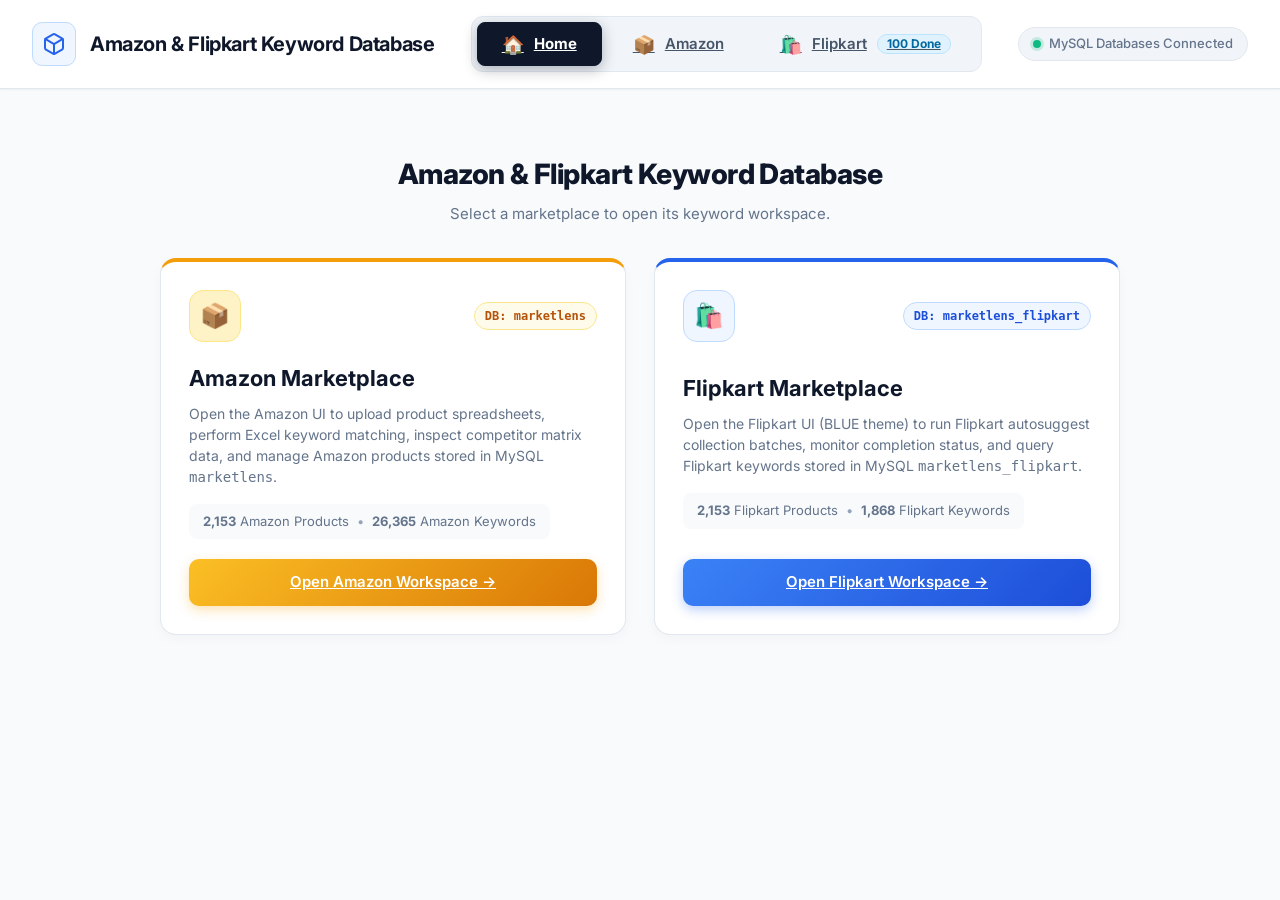
<file: ui/index.html>
<!DOCTYPE html>
<html lang="en">
<head>
    <meta charset="UTF-8">
    <meta name="viewport" content="width=device-width, initial-scale=1.0">
    <title>Amazon &amp; Flipkart Keyword Database</title>

    <!-- Google Fonts: Inter -->
    <link rel="preconnect" href="https://fonts.googleapis.com">
    <link rel="preconnect" href="https://fonts.gstatic.com" crossorigin>
    <link href="https://fonts.googleapis.com/css2?family=Inter:wght@400;500;600;700;800&display=swap" rel="stylesheet">

    <!-- UI Custom Stylesheet -->
    <link rel="stylesheet" href="style.css">
</head>
<body class="theme-home">

    <!-- Header / Navbar -->
    <header class="app-header">
        <div class="header-container">
            <div class="brand-group">
                <div class="brand-logo">
                    <svg width="24" height="24" viewBox="0 0 24 24" fill="none" stroke="currentColor" stroke-width="2" stroke-linecap="round" stroke-linejoin="round">
                        <path d="M21 16V8a2 2 0 0 0-1-1.73l-7-4a2 2 0 0 0-2 0l-7 4A2 2 0 0 0 3 8v8a2 2 0 0 0 1 1.73l7 4a2 2 0 0 0 2 0l7-4A2 2 0 0 0 21 16z"></path>
                        <polyline points="3.27 6.96 12 12.01 20.73 6.96"></polyline>
                        <line x1="12" y1="22.08" x2="12" y2="12"></line>
                    </svg>
                </div>
                <div class="brand-text">
                    <h1 class="app-title">Amazon &amp; Flipkart Keyword Database</h1>
                </div>
            </div>

            <!-- Marketplace Navigation Switcher -->
            <div class="marketplace-nav">
                <a href="index.html" class="mkt-nav-btn active" id="btnNavHome" title="Home Page Marketplace Selection">
                    <span class="mkt-icon">🏠</span> Home
                </a>
                <a href="amazon.html" class="mkt-nav-btn" id="btnNavAmazon" title="Amazon Workspace">
                    <span class="mkt-icon">📦</span> Amazon
                </a>
                <a href="flipkart.html" class="mkt-nav-btn" id="btnNavFlipkart" title="Flipkart Workspace">
                    <span class="mkt-icon">🛍️</span> Flipkart
                    <span class="badge badge-success mkt-count-badge" id="fkHeaderCountBadge">100 Done</span>
                </a>
            </div>

            <div class="header-actions">
                <div class="system-status">
                    <span class="status-indicator"></span>
                    <span class="status-text">MySQL Databases Connected</span>
                </div>
            </div>
        </div>
    </header>

    <!-- Main Container -->
    <main class="main-container">

        <!-- FIRST PAGE MARKETPLACE SELECTION -->
        <div class="landing-hero-container">
            <div class="landing-header">
                <h2 class="landing-title">Amazon &amp; Flipkart Keyword Database</h2>
                <p class="landing-subtitle">Select a marketplace to open its keyword workspace.</p>
            </div>

            <div class="marketplace-cards-grid">
                <!-- AMAZON CARD -->
                <div class="mkt-card mkt-card-amazon" onclick="window.location.href='amazon.html'">
                    <div class="mkt-card-header">
                        <div class="mkt-card-icon-box icon-amazon">📦</div>
                        <span class="mkt-db-tag db-tag-amazon">DB: marketlens</span>
                    </div>
                    <div class="mkt-card-body">
                        <h3 class="mkt-card-title">Amazon Marketplace</h3>
                        <p class="mkt-card-desc">Open the Amazon UI to upload product spreadsheets, perform Excel keyword matching, inspect competitor matrix data, and manage Amazon products stored in MySQL <code>marketlens</code>.</p>
                        <div class="mkt-card-stats">
                            <span class="mkt-stat-item"><strong>2,153</strong> Amazon Products</span>
                            <span class="mkt-stat-divider">•</span>
                            <span class="mkt-stat-item"><strong>26,365</strong> Amazon Keywords</span>
                        </div>
                    </div>
                    <div class="mkt-card-footer">
                        <a href="amazon.html" class="btn-mkt-action btn-mkt-amazon" onclick="event.stopPropagation();">
                            Open Amazon Workspace &rarr;
                        </a>
                    </div>
                </div>

                <!-- FLIPKART CARD -->
                <div class="mkt-card mkt-card-flipkart" onclick="window.location.href='flipkart.html'">
                    <div class="mkt-card-header">
                        <div class="mkt-card-icon-box icon-flipkart">🛍️</div>
                        <span class="mkt-db-tag db-tag-flipkart">DB: marketlens_flipkart</span>
                    </div>
                    <div class="mkt-card-body">
                        <h3 class="mkt-card-title">Flipkart Marketplace</h3>
                        <p class="mkt-card-desc">Open the Flipkart UI (BLUE theme) to run Flipkart autosuggest collection batches, monitor completion status, and query Flipkart keywords stored in MySQL <code>marketlens_flipkart</code>.</p>
                        <div class="mkt-card-stats">
                            <span class="mkt-stat-item"><strong id="landingFkProdCount">2,153</strong> Flipkart Products</span>
                            <span class="mkt-stat-divider">•</span>
                            <span class="mkt-stat-item"><strong id="landingFkKwCount">1,868</strong> Flipkart Keywords</span>
                        </div>
                    </div>
                    <div class="mkt-card-footer">
                        <a href="flipkart.html" class="btn-mkt-action btn-mkt-flipkart" onclick="event.stopPropagation();">
                            Open Flipkart Workspace &rarr;
                        </a>
                    </div>
                </div>
            </div>
        </div>
    </main>

    <script>
        // Support hash router navigation if user enters /#/amazon or /#/flipkart
        if (window.location.hash === '#/amazon') {
            window.location.href = 'amazon.html';
        } else if (window.location.hash === '#/flipkart') {
            window.location.href = 'flipkart.html';
        }

        // Fetch live stats for Flipkart header badge and card stats
        fetch('http://localhost:8001/api/flipkart/summary')
            .then(res => res.json())
            .then(data => {
                if (data) {
                    if (data.completed_products !== undefined) {
                        const badge = document.getElementById('fkHeaderCountBadge');
                        if (badge) badge.innerText = `${data.completed_products.toLocaleString()} Done`;
                    }
                    if (data.total_products !== undefined) {
                        const pCount = document.getElementById('landingFkProdCount');
                        if (pCount) pCount.innerText = data.total_products.toLocaleString();
                    }
                    if (data.total_keywords !== undefined) {
                        const kCount = document.getElementById('landingFkKwCount');
                        if (kCount) kCount.innerText = data.total_keywords.toLocaleString();
                    }
                }
            })
            .catch(err => console.log('Home page summary load:', err));
    </script>
</body>
</html>
</file>
<file: ui/style.css>
/* ==========================================================================
   Keyword Database UI Stylesheet
   Theme: Modern Clean Admin Dashboard (Blue Accent, Slate Neutral Palette)
   ========================================================================== */

:root {
    /* Color Palette */
    --primary: #2563eb;
    --primary-hover: #1d4ed8;
    --primary-light: #eff6ff;
    --primary-border: #bfdbfe;

    --bg-app: #f8fafc;
    --bg-card: #ffffff;
    --bg-secondary: #f1f5f9;

    --text-main: #0f172a;
    --text-muted: #64748b;
    --text-subtle: #94a3b8;

    --border-color: #e2e8f0;
    --border-focus: #93c5fd;

    /* Status Badges */
    --status-completed-bg: #ecfdf5;
    --status-completed-text: #047857;
    --status-completed-border: #a7f3d0;

    --status-processing-bg: #eff6ff;
    --status-processing-text: #1d4ed8;
    --status-processing-border: #bfdbfe;

    --status-pending-bg: #fffbeb;
    --status-pending-text: #b45309;
    --status-pending-border: #fde68a;

    --status-failed-bg: #fef2f2;
    --status-failed-text: #b91c1c;
    --status-failed-border: #fecaca;

    /* Shadows & Transitions */
    --shadow-sm: 0 1px 2px 0 rgba(0, 0, 0, 0.05);
    --shadow-md: 0 4px 6px -1px rgba(0, 0, 0, 0.06), 0 2px 4px -1px rgba(0, 0, 0, 0.04);
    --shadow-lg: 0 10px 15px -3px rgba(0, 0, 0, 0.08), 0 4px 6px -2px rgba(0, 0, 0, 0.04);

    --radius-sm: 6px;
    --radius-md: 10px;
    --radius-lg: 14px;

    --font-sans: 'Inter', -apple-system, BlinkMacSystemFont, "Segoe UI", Roboto, sans-serif;
}

/* Reset & Box Sizing */
* {
    box-sizing: border-box;
    margin: 0;
    padding: 0;
}

body {
    font-family: var(--font-sans);
    background-color: var(--bg-app);
    color: var(--text-main);
    line-height: 1.5;
    -webkit-font-smoothing: antialiased;
    padding-bottom: 60px;
}

/* Header & Navbar */
.app-header {
    background-color: var(--bg-card);
    border-bottom: 1px solid var(--border-color);
    padding: 16px 32px;
    position: sticky;
    top: 0;
    z-index: 100;
    box-shadow: var(--shadow-sm);
}

.header-container {
    max-width: 1320px;
    margin: 0 auto;
    display: flex;
    justify-content: space-between;
    align-items: center;
}

.brand-group {
    display: flex;
    align-items: center;
    gap: 14px;
}

.brand-logo {
    width: 44px;
    height: 44px;
    background-color: var(--primary-light);
    color: var(--primary);
    border-radius: var(--radius-md);
    display: flex;
    align-items: center;
    justify-content: center;
    border: 1px solid var(--primary-border);
}

.app-title {
    font-size: 20px;
    font-weight: 700;
    color: var(--text-main);
    letter-spacing: -0.02em;
}

.app-subtitle {
    font-size: 13px;
    color: var(--text-muted);
    font-weight: 400;
}

.system-status {
    display: flex;
    align-items: center;
    gap: 8px;
    background-color: var(--bg-secondary);
    padding: 6px 14px;
    border-radius: 9999px;
    border: 1px solid var(--border-color);
    font-size: 13px;
    color: var(--text-muted);
    font-weight: 500;
}

.status-indicator {
    width: 8px;
    height: 8px;
    background-color: #10b981;
    border-radius: 50%;
    box-shadow: 0 0 0 3px rgba(16, 185, 129, 0.2);
}

/* Main Container */
.main-container {
    max-width: 1320px;
    margin: 32px auto 0;
    padding: 0 24px;
    display: flex;
    flex-direction: column;
    gap: 24px;
}

/* Card General Style */
.card {
    background-color: var(--bg-card);
    border: 1px solid var(--border-color);
    border-radius: var(--radius-lg);
    box-shadow: var(--shadow-sm);
    padding: 24px;
}

.card-header {
    display: flex;
    justify-content: space-between;
    align-items: flex-start;
    margin-bottom: 20px;
}

.card-title {
    font-size: 17px;
    font-weight: 600;
    color: var(--text-main);
    letter-spacing: -0.01em;
}

.card-description {
    font-size: 13px;
    color: var(--text-muted);
    margin-top: 2px;
}

/* Excel Upload Section */
.upload-card {
    border: 1px solid var(--border-color);
}

.upload-dropzone {
    border: 2px dashed var(--border-color);
    border-radius: var(--radius-md);
    background-color: var(--bg-app);
    padding: 36px 24px;
    text-align: center;
    cursor: pointer;
    transition: all 0.2s ease;
}

.upload-dropzone:hover, .upload-dropzone.dragover {
    border-color: var(--primary);
    background-color: var(--primary-light);
}

.upload-icon-wrapper {
    width: 56px;
    height: 56px;
    background-color: var(--bg-card);
    color: var(--primary);
    border-radius: 50%;
    display: flex;
    align-items: center;
    justify-content: center;
    margin: 0 auto 12px;
    border: 1px solid var(--border-color);
    box-shadow: var(--shadow-sm);
}

.upload-primary-text {
    font-size: 15px;
    font-weight: 500;
    color: var(--text-main);
}

.upload-browse-btn {
    color: var(--primary);
    font-weight: 600;
    text-decoration: underline;
    cursor: pointer;
}

.upload-secondary-text {
    font-size: 13px;
    color: var(--text-muted);
    margin-top: 4px;
}

/* File Details & Validation Alert */
.file-details-panel {
    margin-top: 16px;
    background-color: var(--bg-secondary);
    border-radius: var(--radius-md);
    padding: 14px 18px;
    border: 1px solid var(--border-color);
}

.file-info-bar {
    display: flex;
    justify-content: space-between;
    align-items: center;
}

.file-meta {
    display: flex;
    align-items: center;
    gap: 10px;
    color: var(--text-main);
}

.file-name {
    font-size: 14px;
    font-weight: 600;
}

.file-size-badge {
    font-size: 12px;
    color: var(--text-muted);
    background: var(--bg-card);
    padding: 2px 8px;
    border-radius: 4px;
    border: 1px solid var(--border-color);
}

.product-count-badge {
    font-size: 13px;
    font-weight: 600;
    color: var(--primary);
    background: var(--primary-light);
    padding: 4px 12px;
    border-radius: 9999px;
    border: 1px solid var(--primary-border);
}

.validation-alert {
    margin-top: 12px;
    padding: 10px 14px;
    border-radius: var(--radius-sm);
    display: flex;
    align-items: center;
    gap: 10px;
    font-size: 13px;
    font-weight: 500;
}

.validation-alert.alert-error {
    background-color: var(--status-failed-bg);
    color: var(--status-failed-text);
    border: 1px solid var(--status-failed-border);
}

.validation-alert.alert-success {
    background-color: var(--status-completed-bg);
    color: var(--status-completed-text);
    border: 1px solid var(--status-completed-border);
}

.upload-actions {
    display: flex;
    justify-content: flex-end;
    gap: 12px;
    margin-top: 20px;
}

/* Buttons */
.btn {
    display: inline-flex;
    align-items: center;
    justify-content: center;
    gap: 8px;
    padding: 9px 18px;
    font-size: 14px;
    font-weight: 500;
    border-radius: var(--radius-md);
    border: 1px solid transparent;
    cursor: pointer;
    transition: all 0.15s ease;
    user-select: none;
}

.btn-primary {
    background-color: var(--primary);
    color: #ffffff;
}

.btn-primary:hover:not(:disabled) {
    background-color: var(--primary-hover);
    box-shadow: 0 2px 4px rgba(37, 99, 235, 0.25);
}

.btn-secondary {
    background-color: var(--bg-card);
    border-color: var(--border-color);
    color: var(--text-main);
}

.btn-secondary:hover:not(:disabled) {
    background-color: var(--bg-secondary);
}

.btn-outline {
    background-color: transparent;
    border-color: var(--primary-border);
    color: var(--primary);
}

.btn-outline:hover:not(:disabled) {
    background-color: var(--primary-light);
}

.btn-ghost {
    background-color: transparent;
    color: var(--text-muted);
}

.btn-ghost:hover {
    background-color: var(--bg-secondary);
    color: var(--text-main);
}

.btn-sm {
    padding: 5px 10px;
    font-size: 12px;
}

.btn:disabled {
    opacity: 0.55;
    cursor: not-allowed;
}

/* Dashboard Summary Cards Grid */
.summary-cards-grid {
    display: grid;
    grid-template-columns: repeat(4, 1fr);
    gap: 20px;
}

.summary-card {
    padding: 20px;
    display: flex;
    flex-direction: column;
    justify-content: space-between;
}

.summary-card-body {
    display: flex;
    align-items: center;
    gap: 16px;
}

.summary-icon {
    width: 48px;
    height: 48px;
    border-radius: var(--radius-md);
    display: flex;
    align-items: center;
    justify-content: center;
}

.icon-total { background: #f1f5f9; color: #475569; }
.icon-completed { background: #ecfdf5; color: #059669; }
.icon-keywords { background: #eff6ff; color: #2563eb; }
.icon-pending { background: #fffbeb; color: #d97706; }

.summary-label {
    font-size: 13px;
    font-weight: 500;
    color: var(--text-muted);
}

.summary-value {
    font-size: 26px;
    font-weight: 700;
    color: var(--text-main);
    line-height: 1.1;
    margin-top: 2px;
}

.summary-card-footer {
    margin-top: 14px;
    padding-top: 12px;
    border-top: 1px solid var(--border-color);
}

.summary-subtext {
    font-size: 12px;
    color: var(--text-muted);
}

/* Progress Section */
.progress-card {
    padding: 20px 24px;
}

.progress-header {
    display: flex;
    justify-content: space-between;
    align-items: center;
    margin-bottom: 12px;
}

.progress-title {
    font-size: 16px;
    font-weight: 600;

}

.progress-subtitle {
    font-size: 13px;
    color: var(--text-muted);
}

.progress-meta {
    display: flex;
    align-items: center;
    gap: 12px;
}

.progress-percentage-label {
    font-size: 18px;
    font-weight: 700;
    color: var(--primary);
}

.progress-bar-track {
    width: 100%;
    height: 10px;
    background-color: var(--bg-secondary);
    border-radius: 9999px;
    overflow: hidden;
    border: 1px solid var(--border-color);
}

.progress-bar-fill {
    height: 100%;
    background-color: var(--primary);
    border-radius: 9999px;
    transition: width 0.3s ease;
}

/* Table Card & Toolbar */
.toolbar-header {
    display: flex;
    justify-content: space-between;
    align-items: center;
    margin-bottom: 20px;
    flex-wrap: wrap;
    gap: 16px;
}

.search-filter-group {
    display: flex;
    align-items: center;
    gap: 12px;
    flex-wrap: wrap;
    flex: 1;
}

.search-input-wrapper {
    position: relative;
    min-width: 260px;
    flex: 1;
}

.search-icon {
    position: absolute;
    left: 12px;
    top: 50%;
    transform: translateY(-50%);
    color: var(--text-subtle);
}

.search-input {
    width: 100%;
    padding: 9px 14px 9px 38px;
    font-size: 14px;
    font-family: inherit;
    border: 1px solid var(--border-color);
    border-radius: var(--radius-md);
    background-color: var(--bg-card);
    color: var(--text-main);
    outline: none;
    transition: border-color 0.15s ease;
}

.search-input:focus {
    border-color: var(--primary);
    box-shadow: 0 0 0 3px rgba(37, 99, 235, 0.12);
}

.select-control {
    padding: 9px 32px 9px 12px;
    font-size: 13px;
    font-family: inherit;
    border: 1px solid var(--border-color);
    border-radius: var(--radius-md);
    background-color: var(--bg-card);
    color: var(--text-main);
    outline: none;
    cursor: pointer;
    appearance: none;
    background-image: url("data:image/svg+xml,%3Csvg xmlns='http://www.w3.org/2000/svg' width='16' height='16' viewBox='0 0 24 24' fill='none' stroke='%64748b' stroke-width='2'%3E%3Cpolyline points='6 9 12 15 18 9'%3E%3C/polyline%3E%3C/svg%3E");
    background-repeat: no-repeat;
    background-position: right 10px center;
}

.select-control:focus {
    border-color: var(--primary);
}

.table-export-actions {
    display: flex;
    gap: 10px;
}

/* Data Table */
.table-container {
    overflow-x: auto;
    border: 1px solid var(--border-color);
    border-radius: var(--radius-md);
}

.data-table {
    width: 100%;
    border-collapse: collapse;
    font-size: 13px;
    text-align: left;
}

.data-table th {
    background-color: var(--bg-secondary);
    color: var(--text-muted);
    font-weight: 600;
    padding: 12px 16px;
    border-bottom: 1px solid var(--border-color);
    white-space: nowrap;
}

.data-table td {
    padding: 12px 16px;
    border-bottom: 1px solid var(--border-color);
    color: var(--text-main);
    vertical-align: middle;
}

.data-table tbody tr:last-child td {
    border-bottom: none;
}

.data-table tbody tr:hover {
    background-color: #f8fafc;
}

.asin-code {
    font-family: monospace;
    font-weight: 600;
    color: var(--primary);
    background-color: var(--primary-light);
    padding: 2px 6px;
    border-radius: 4px;
    font-size: 12px;
}

.product-title-cell {
    font-weight: 500;
    max-width: 380px;
    white-space: nowrap;
    overflow: hidden;
    text-overflow: ellipsis;
}

.kw-count-pill {
    display: inline-block;
    padding: 3px 10px;
    border-radius: 9999px;
    background: var(--bg-secondary);
    font-weight: 600;
    color: var(--text-main);
}

/* Status Badges */
.badge {
    display: inline-flex;
    align-items: center;
    gap: 6px;
    padding: 4px 10px;
    border-radius: 9999px;
    font-size: 12px;
    font-weight: 600;
    line-height: 1;
}

.badge-completed {
    background-color: var(--status-completed-bg);
    color: var(--status-completed-text);
    border: 1px solid var(--status-completed-border);
}

.badge-processing {
    background-color: var(--status-processing-bg);
    color: var(--status-processing-text);
    border: 1px solid var(--status-processing-border);
}

.badge-pending {
    background-color: var(--status-pending-bg);
    color: var(--status-pending-text);
    border: 1px solid var(--status-pending-border);
}

.badge-failed {
    background-color: var(--status-failed-bg);
    color: var(--status-failed-text);
    border: 1px solid var(--status-failed-border);
}

.badge-info {
    background-color: var(--primary-light);
    color: var(--primary);
    border: 1px solid var(--primary-border);
}

.badge-success {
    background-color: var(--status-completed-bg);
    color: var(--status-completed-text);
    border: 1px solid var(--status-completed-border);
}

/* Table Footer / Pagination */
.table-footer {
    display: flex;
    justify-content: space-between;
    align-items: center;
    margin-top: 16px;
    font-size: 13px;
    color: var(--text-muted);
}

.pagination-controls {
    display: flex;
    align-items: center;
    gap: 16px;
}

.rows-per-page-label {
    display: flex;
    align-items: center;
    gap: 6px;
}

.page-buttons {
    display: flex;
    gap: 4px;
}

.page-btn {
    min-width: 32px;
    height: 32px;
    padding: 0 6px;
    border: 1px solid var(--border-color);
    background: var(--bg-card);
    border-radius: var(--radius-sm);
    font-size: 13px;
    font-family: inherit;
    color: var(--text-main);
    cursor: pointer;
    display: flex;
    align-items: center;
    justify-content: center;
}

.page-btn:hover:not(:disabled) {
    background: var(--bg-secondary);
}

.page-btn.active {
    background: var(--primary);
    color: #ffffff;
    border-color: var(--primary);
}

.page-btn:disabled {
    opacity: 0.4;
    cursor: not-allowed;
}

/* Downloads Section */
.downloads-list {
    display: flex;
    flex-direction: column;
    gap: 10px;
}

.download-item-card {
    display: flex;
    justify-content: space-between;
    align-items: center;
    padding: 14px 18px;
    background-color: var(--bg-app);
    border: 1px solid var(--border-color);
    border-radius: var(--radius-md);
}

.download-file-meta {
    display: flex;
    align-items: center;
    gap: 14px;
}

.download-icon-box {
    width: 38px;
    height: 38px;
    background-color: #ecfdf5;
    color: #059669;
    border-radius: var(--radius-sm);
    display: flex;
    align-items: center;
    justify-content: center;
}

.download-title {
    font-size: 14px;
    font-weight: 600;
    color: var(--text-main);
}

.download-subtext {
    font-size: 12px;
    color: var(--text-muted);
}

.empty-downloads-state {
    text-align: center;
    padding: 32px 16px;
    color: var(--text-muted);
    font-size: 14px;
}

/* Modal Styling */
.modal-backdrop {
    position: fixed;
    top: 0;
    left: 0;
    width: 100vw;
    height: 100vh;
    background-color: rgba(15, 23, 42, 0.5);
    backdrop-filter: blur(4px);
    z-index: 1000;
    display: flex;
    align-items: center;
    justify-content: center;
    padding: 20px;
}

.modal-content {
    background-color: var(--bg-card);
    border-radius: var(--radius-lg);
    width: 100%;
    max-width: 800px;
    max-height: 85vh;
    display: flex;
    flex-direction: column;
    box-shadow: var(--shadow-lg);
    border: 1px solid var(--border-color);
}

.modal-header {
    padding: 20px 24px;
    border-bottom: 1px solid var(--border-color);
    display: flex;
    justify-content: space-between;
    align-items: flex-start;
}

.modal-title {
    font-size: 18px;
    font-weight: 700;
    color: var(--text-main);
    margin-top: 4px;
}

.modal-subtitle-badge {
    font-size: 12px;
    font-family: monospace;
    font-weight: 600;
    color: var(--primary);
    background-color: var(--primary-light);
    padding: 2px 8px;
    border-radius: 4px;
    display: inline-block;
}

.modal-close-btn {
    background: transparent;
    border: none;
    font-size: 24px;
    color: var(--text-muted);
    cursor: pointer;
    line-height: 1;
    padding: 4px;
}

.modal-close-btn:hover {
    color: var(--text-main);
}

.modal-body {
    padding: 20px 24px;
    overflow-y: auto;
    display: flex;
    flex-direction: column;
    gap: 16px;
}

.modal-meta-bar {
    display: flex;
    gap: 24px;
    background-color: var(--bg-app);
    padding: 12px 16px;
    border-radius: var(--radius-md);
    border: 1px solid var(--border-color);
}

.meta-item {
    display: flex;
    align-items: center;
    gap: 8px;
    font-size: 13px;
}

.meta-label {
    color: var(--text-muted);
    font-weight: 500;
}

.meta-value {
    font-weight: 600;
    color: var(--text-main);
}

.modal-search-wrapper {
    width: 100%;
}

.modal-table-container {
    max-height: 350px;
    overflow-y: auto;
    border: 1px solid var(--border-color);
    border-radius: var(--radius-md);
}

.modal-footer {
    padding: 16px 24px;
    border-top: 1px solid var(--border-color);
    display: flex;
    justify-content: flex-end;
    gap: 12px;
}

/* Notification Toasts */
.toast-container {
    position: fixed;
    bottom: 24px;
    right: 24px;
    z-index: 2000;
    display: flex;
    flex-direction: column;
    gap: 10px;
}

.toast {
    padding: 12px 18px;
    border-radius: var(--radius-md);
    background-color: var(--text-main);
    color: #ffffff;
    font-size: 13px;
    font-weight: 500;
    box-shadow: var(--shadow-lg);
    display: flex;
    align-items: center;
    gap: 10px;
    animation: slideUp 0.25s ease forwards;
}

.toast.toast-error {
    background-color: #dc2626;
}

.toast.toast-success {
    background-color: #059669;
}

@keyframes slideUp {
    from {
        opacity: 0;
        transform: translateY(12px);
    }
    to {
        opacity: 1;
        transform: translateY(0);
    }
}

/* Modal Tabs Navigation */
.modal-tabs {
    display: flex;
    gap: 8px;
    border-bottom: 1px solid var(--border-color);
    margin-top: 8px;
}

.tab-btn {
    padding: 8px 16px;
    font-size: 13px;
    font-weight: 600;
    font-family: inherit;
    color: var(--text-muted);
    background: transparent;
    border: none;
    border-bottom: 2px solid transparent;
    cursor: pointer;
    transition: all 0.15s ease;
}

.tab-btn:hover {
    color: var(--text-main);
}

.tab-btn.active {
    color: var(--primary);
    border-bottom-color: var(--primary);
}

/* Competitor Product Detail Expandable Drawer / Card */
.comp-detail-box {
    background-color: var(--bg-app);
    border: 1px solid var(--border-color);
    border-radius: var(--radius-md);
    padding: 12px 16px;
    margin-top: 8px;
    font-size: 12px;
}

.comp-detail-header {
    font-weight: 600;
    color: var(--text-main);
    margin-bottom: 6px;
}

.comp-detail-bullets {
    margin: 4px 0 8px 18px;
    padding: 0;
    color: var(--text-muted);
}

.comp-detail-bullets li {
    margin-bottom: 3px;
}

/* Helper Utilities */
.hidden {
    display: none !important;
}

.text-success { color: #059669; }
.text-muted { color: var(--text-muted); }

/* Marketplace Tab Navigation Header Styles */
.marketplace-nav {
    display: flex;
    align-items: center;
    gap: 6px;
    background-color: var(--bg-secondary);
    padding: 5px;
    border-radius: 12px;
    border: 1px solid var(--border-color);
}

.mkt-nav-btn {
    display: inline-flex;
    align-items: center;
    justify-content: center;
    gap: 10px;
    padding: 10px 24px;
    height: 44px;
    border-radius: 8px;
    font-size: 15px;
    font-weight: 600;
    color: #475569;
    background: transparent;
    border: 1px solid transparent;
    cursor: pointer;
    transition: all 0.2s cubic-bezier(0.4, 0, 0.2, 1);
    white-space: nowrap;
}

.mkt-nav-btn:hover:not(.active) {
    color: var(--text-main);
    background-color: rgba(255, 255, 255, 0.7);
}

/* Amazon Active: Full Yellow Background Box */
#btnNavAmazon.active {
    background-color: #f59e0b;
    background-image: linear-gradient(135deg, #fbbf24 0%, #d97706 100%);
    color: #0f172a;
    font-weight: 700;
    box-shadow: 0 4px 14px rgba(245, 158, 11, 0.4);
    border: 1px solid #d97706;
}

/* Flipkart Active: Full Blue Background Box */
#btnNavFlipkart.active {
    background-color: #2563eb;
    background-image: linear-gradient(135deg, #3b82f6 0%, #1d4ed8 100%);
    color: #ffffff;
    font-weight: 700;
    box-shadow: 0 4px 14px rgba(37, 99, 235, 0.4);
    border: 1px solid #1d4ed8;
}

.mkt-icon {
    font-size: 18px;
    display: inline-flex;
    align-items: center;
}

/* Inactive Badge vs Active Badge for Flipkart */
.mkt-count-badge {
    font-size: 12px;
    padding: 3px 9px;
    border-radius: 9999px;
    font-weight: 700;
    background-color: #e0f2fe;
    color: #0369a1;
    border: 1px solid #bae6fd;
    transition: all 0.2s ease;
}

#btnNavFlipkart.active .mkt-count-badge {
    background-color: #ffffff;
    color: #1e40af;
    border-color: #ffffff;
    box-shadow: 0 1px 3px rgba(0, 0, 0, 0.2);
}

/* 5-Column Summary Cards Grid for Flipkart */
.summary-cards-grid-5 {
    display: grid;
    grid-template-columns: repeat(5, 1fr);
    gap: 16px;
}

.card-failed .icon-failed {
    background-color: #fef2f2;
    color: #dc2626;
    border: 1px solid #fecaca;
}

/* Responsive Adjustments */
@media (max-width: 1200px) {
    .summary-cards-grid-5 {
        grid-template-columns: repeat(3, 1fr);
    }
}

@media (max-width: 1024px) {
    .summary-cards-grid {
        grid-template-columns: repeat(2, 1fr);
    }
    .summary-cards-grid-5 {
        grid-template-columns: repeat(2, 1fr);
    }
}

@media (max-width: 640px) {
    .summary-cards-grid, .summary-cards-grid-5 {
        grid-template-columns: 1fr;
    }
    .toolbar-header {
        flex-direction: column;
        align-items: stretch;
    }
    .search-filter-group {
        flex-direction: column;
    }
    .header-container {
        flex-direction: column;
        align-items: flex-start;
        gap: 12px;
    }
    .app-header {
        padding: 16px;
    }
    .main-container {
        padding: 0 12px;
    }
}

/* Home Nav Button Active */
#btnNavHome.active {
    background-color: var(--text-main);
    color: #ffffff;
    font-weight: 700;
    box-shadow: 0 4px 14px rgba(15, 23, 42, 0.3);
    border: 1px solid var(--text-main);
}

/* ==========================================================================
   FIRST PAGE MARKETPLACE SELECTION LANDING STYLES
   ========================================================================== */
.landing-hero-container {
    display: flex;
    flex-direction: column;
    align-items: center;
    justify-content: center;
    padding: 32px 16px 48px;
    gap: 32px;
}

.landing-header {
    text-align: center;
    max-width: 680px;
}

.landing-title {
    font-size: 28px;
    font-weight: 800;
    color: var(--text-main);
    letter-spacing: -0.02em;
}

.landing-subtitle {
    font-size: 15px;
    color: var(--text-muted);
    margin-top: 8px;
}

.marketplace-cards-grid {
    display: grid;
    grid-template-columns: repeat(2, 1fr);
    gap: 28px;
    width: 100%;
    max-width: 960px;
}

.mkt-card {
    background: #ffffff;
    border-radius: 16px;
    border: 1px solid var(--border-color);
    padding: 28px;
    display: flex;
    flex-direction: column;
    justify-content: space-between;
    gap: 20px;
    cursor: pointer;
    transition: all 0.3s cubic-bezier(0.4, 0, 0.2, 1);
    box-shadow: 0 4px 12px rgba(0, 0, 0, 0.03);
    position: relative;
    overflow: hidden;
}

.mkt-card:hover {
    transform: translateY(-4px);
    box-shadow: 0 12px 28px rgba(0, 0, 0, 0.08);
}

.mkt-card-amazon {
    border-top: 4px solid #f59e0b;
}

.mkt-card-amazon:hover {
    border-color: #d97706;
}

.mkt-card-flipkart {
    border-top: 4px solid #2563eb;
}

.mkt-card-flipkart:hover {
    border-color: #1d4ed8;
}

.mkt-card-header {
    display: flex;
    justify-content: space-between;
    align-items: center;
}

.mkt-card-icon-box {
    width: 52px;
    height: 52px;
    border-radius: 14px;
    display: flex;
    align-items: center;
    justify-content: center;
    font-size: 24px;
}

.icon-amazon {
    background-color: #fef3c7;
    border: 1px solid #fde68a;
}

.icon-flipkart {
    background-color: #eff6ff;
    border: 1px solid #bfdbfe;
}

.mkt-db-tag {
    font-size: 12px;
    font-family: monospace;
    font-weight: 600;
    padding: 4px 10px;
    border-radius: 9999px;
}

.db-tag-amazon {
    background-color: #fffbeb;
    color: #b45309;
    border: 1px solid #fde68a;
}

.db-tag-flipkart {
    background-color: #eff6ff;
    color: #1d4ed8;
    border: 1px solid #bfdbfe;
}

.mkt-card-title {
    font-size: 22px;
    font-weight: 700;
    color: var(--text-main);
    margin-bottom: 8px;
}

.mkt-card-desc {
    font-size: 14px;
    color: var(--text-muted);
    line-height: 1.5;
    margin-bottom: 16px;
}

.mkt-card-stats {
    display: flex;
    align-items: center;
    gap: 8px;
    font-size: 13px;
    color: var(--text-muted);
    background-color: var(--bg-app);
    padding: 8px 14px;
    border-radius: 8px;
    width: fit-content;
}

.mkt-stat-divider {
    color: var(--text-subtle);
}

.btn-mkt-action {
    width: 100%;
    padding: 12px 20px;
    border-radius: 10px;
    font-size: 15px;
    font-weight: 600;
    border: none;
    cursor: pointer;
    transition: all 0.2s ease;
    display: flex;
    align-items: center;
    justify-content: center;
    gap: 8px;
}

.btn-mkt-amazon {
    background-color: #f59e0b;
    background-image: linear-gradient(135deg, #fbbf24 0%, #d97706 100%);
    color: #ffffff;
    box-shadow: 0 4px 12px rgba(245, 158, 11, 0.3);
}

.btn-mkt-amazon:hover {
    box-shadow: 0 6px 16px rgba(245, 158, 11, 0.45);
    transform: translateY(-1px);
}

.btn-mkt-flipkart {
    background-color: #2563eb;
    background-image: linear-gradient(135deg, #3b82f6 0%, #1d4ed8 100%);
    color: #ffffff;
    box-shadow: 0 4px 12px rgba(37, 99, 235, 0.3);
}

.btn-mkt-flipkart:hover {
    box-shadow: 0 6px 16px rgba(37, 99, 235, 0.45);
    transform: translateY(-1px);
}

/* Flipkart Blue Theme Elements */
.theme-flipkart .app-header {
    border-bottom: 2px solid #bfdbfe;
    background-color: #ffffff;
}

.theme-flipkart .logo-flipkart {
    background-color: #eff6ff;
    color: #2563eb;
    border-color: #bfdbfe;
}

.theme-flipkart .btn-flipkart-blue {
    background-color: #2563eb;
    background-image: linear-gradient(135deg, #3b82f6 0%, #1d4ed8 100%);
    color: #ffffff;
    border: none;
}

.theme-flipkart .btn-flipkart-blue:hover {
    background-color: #1d4ed8;
    box-shadow: 0 4px 14px rgba(37, 99, 235, 0.4);
}
</file>
